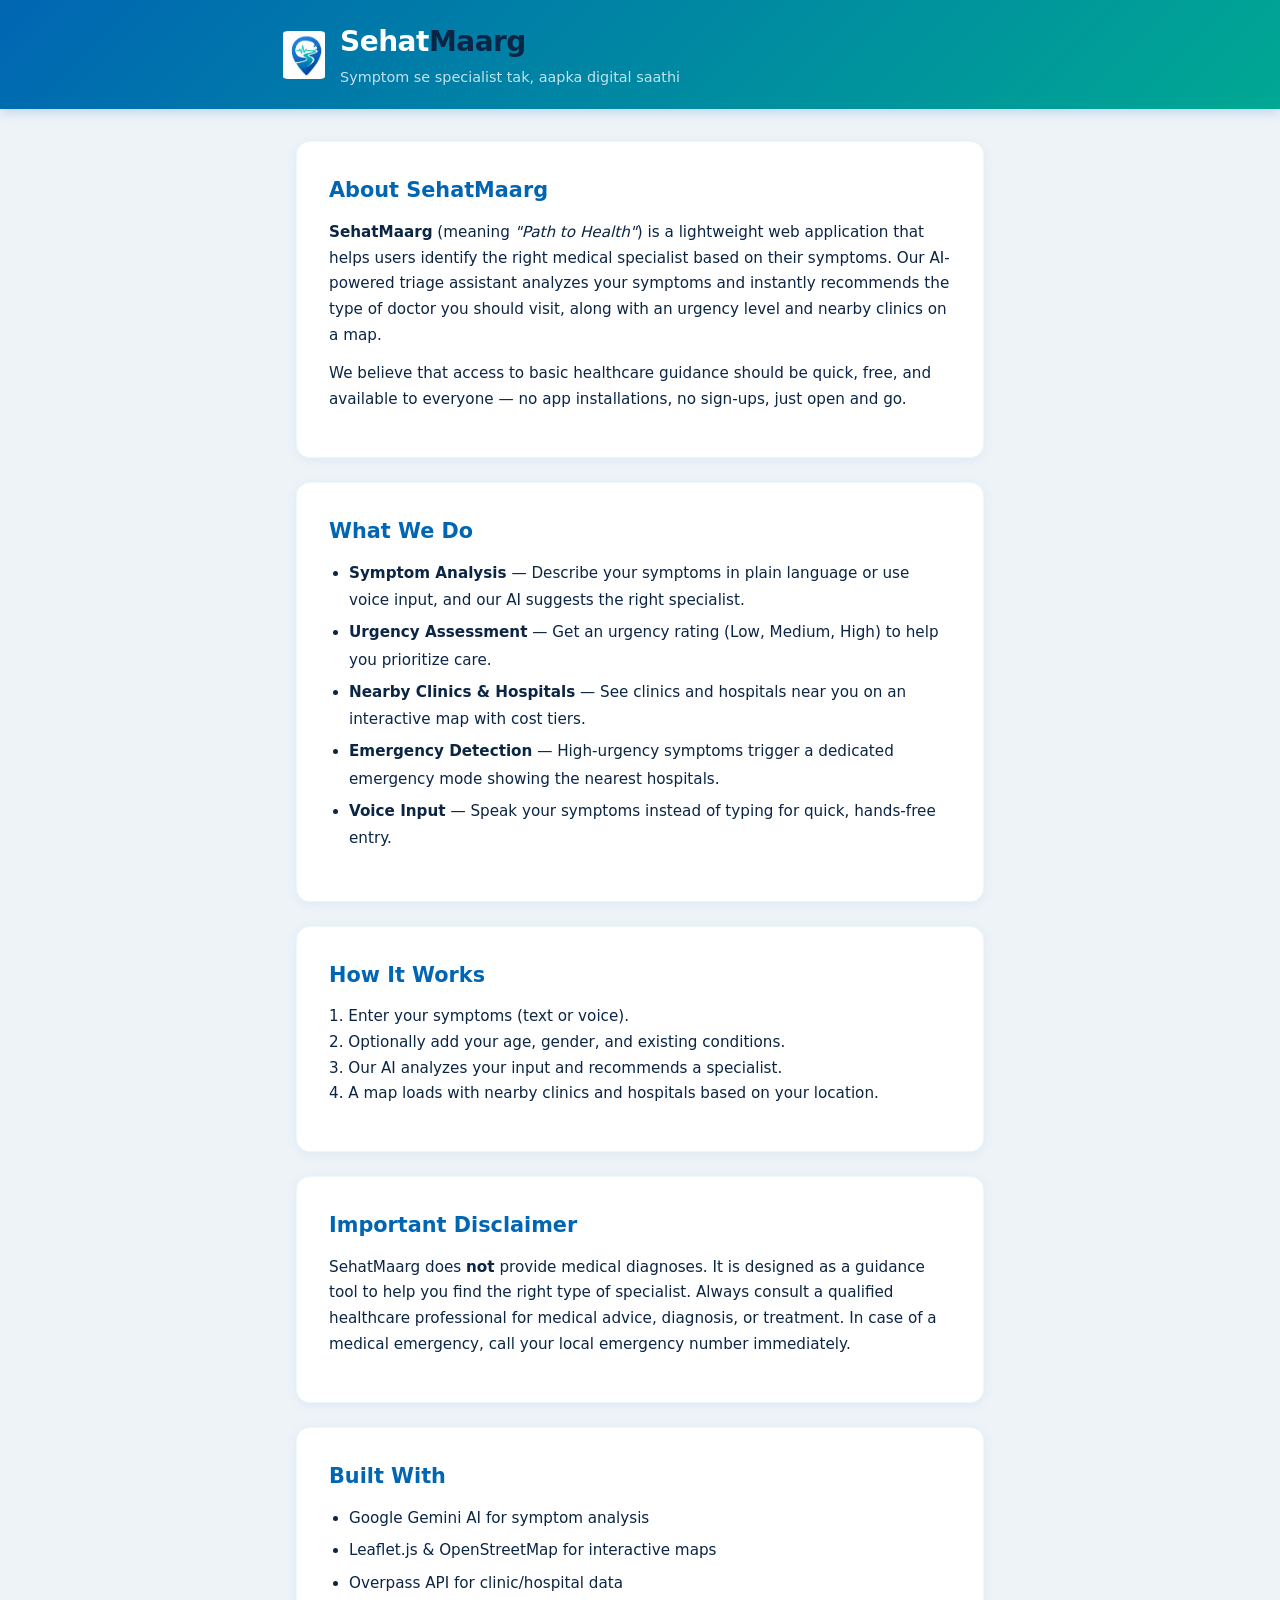
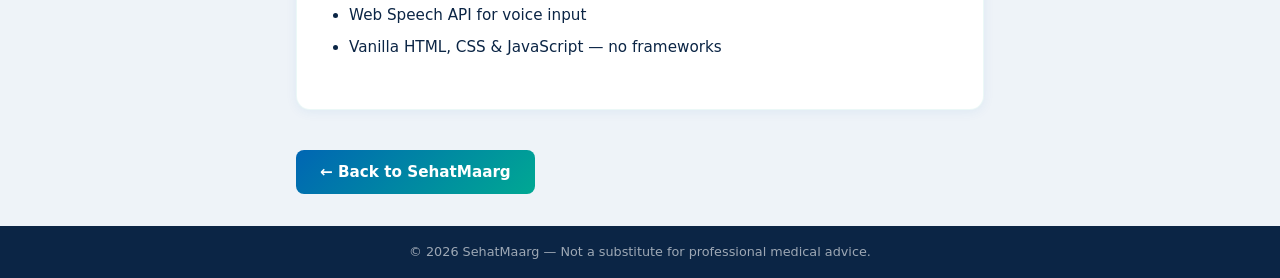
<file: about.html>
<!DOCTYPE html>
<html lang="en">
<head>
  <meta charset="UTF-8" />
  <meta name="viewport" content="width=device-width, initial-scale=1.0" />
  <title>About — SehatMaarg</title>
  <link rel="stylesheet" href="style.css" />
  <style>
    .about-page {
      max-width: 720px;
      width: 100%;
      margin: 2rem auto;
      padding: 0 1rem;
      flex: 1;
    }

    .about-card {
      background: #fff;
      border-radius: 14px;
      box-shadow: 0 2px 12px rgba(0, 102, 179, 0.07);
      border: 1px solid rgba(0, 168, 147, 0.08);
      padding: 2rem;
      margin-bottom: 1.5rem;
    }

    .about-card h2 {
      color: #0066B3;
      font-size: 1.3rem;
      margin-bottom: 0.75rem;
    }

    .about-card p {
      margin-bottom: 0.75rem;
      font-size: 0.95rem;
      line-height: 1.7;
    }

    .about-card ul {
      margin: 0.5rem 0 1rem 1.25rem;
      font-size: 0.95rem;
      line-height: 1.8;
    }

    .about-card ul li {
      margin-bottom: 0.3rem;
    }

    .back-link {
      display: inline-block;
      margin-top: 1rem;
      padding: 0.6rem 1.5rem;
      background: linear-gradient(135deg, #0066B3, #00A893);
      color: #fff;
      text-decoration: none;
      border-radius: 8px;
      font-weight: 600;
      font-size: 0.95rem;
      transition: opacity 0.2s;
    }

    .back-link:hover {
      opacity: 0.9;
    }

    .team-grid {
      display: flex;
      gap: 1.5rem;
      flex-wrap: wrap;
      margin-top: 0.75rem;
    }

    .team-member {
      flex: 1;
      min-width: 200px;
      text-align: center;
      padding: 1rem;
      background: #f7fafa;
      border-radius: 10px;
      border: 1px solid rgba(0, 168, 147, 0.1);
    }

    .team-member .avatar {
      width: 64px;
      height: 64px;
      border-radius: 50%;
      background: linear-gradient(135deg, #0066B3, #00A893);
      color: #fff;
      font-size: 1.5rem;
      font-weight: 700;
      display: flex;
      align-items: center;
      justify-content: center;
      margin: 0 auto 0.5rem;
    }

    .team-member h4 {
      color: #0B2545;
      font-size: 0.95rem;
    }

    .team-member p {
      color: #6b7c93;
      font-size: 0.82rem;
      margin: 0;
    }
  </style>
</head>
<body>
  <header>
    <div class="header-inner">
      <div class="header-title">
        <img src="logo.png" alt="SehatMaarg" class="logo" />
        <div>
          <h1><span class="brand-sehat">Sehat</span><span class="brand-maarg">Maarg</span></h1>
          <p class="subtitle">Symptom se specialist tak, aapka digital saathi</p>
        </div>
      </div>
    </div>
  </header>

  <div class="about-page">
    <div class="about-card">
      <h2>About SehatMaarg</h2>
      <p>
        <strong>SehatMaarg</strong> (meaning <em>"Path to Health"</em>) is a lightweight web application
        that helps users identify the right medical specialist based on their symptoms. Our AI-powered
        triage assistant analyzes your symptoms and instantly recommends the type of doctor you should
        visit, along with an urgency level and nearby clinics on a map.
      </p>
      <p>
        We believe that access to basic healthcare guidance should be quick, free, and available to everyone —
        no app installations, no sign-ups, just open and go.
      </p>
    </div>

    <div class="about-card">
      <h2>What We Do</h2>
      <ul>
        <li><strong>Symptom Analysis</strong> — Describe your symptoms in plain language or use voice input, and our AI suggests the right specialist.</li>
        <li><strong>Urgency Assessment</strong> — Get an urgency rating (Low, Medium, High) to help you prioritize care.</li>
        <li><strong>Nearby Clinics &amp; Hospitals</strong> — See clinics and hospitals near you on an interactive map with cost tiers.</li>
        <li><strong>Emergency Detection</strong> — High-urgency symptoms trigger a dedicated emergency mode showing the nearest hospitals.</li>
        <li><strong>Voice Input</strong> — Speak your symptoms instead of typing for quick, hands-free entry.</li>
      </ul>
    </div>

    <div class="about-card">
      <h2>How It Works</h2>
      <p>
        1. Enter your symptoms (text or voice).<br />
        2. Optionally add your age, gender, and existing conditions.<br />
        3. Our AI analyzes your input and recommends a specialist.<br />
        4. A map loads with nearby clinics and hospitals based on your location.
      </p>
    </div>

    <div class="about-card">
      <h2>Important Disclaimer</h2>
      <p>
        SehatMaarg does <strong>not</strong> provide medical diagnoses. It is designed as a guidance
        tool to help you find the right type of specialist. Always consult a qualified healthcare
        professional for medical advice, diagnosis, or treatment. In case of a medical emergency,
        call your local emergency number immediately.
      </p>
    </div>

    <div class="about-card">
      <h2>Built With</h2>
      <ul>
        <li>Google Gemini AI for symptom analysis</li>
        <li>Leaflet.js &amp; OpenStreetMap for interactive maps</li>
        <li>Overpass API for clinic/hospital data</li>
        <li>Web Speech API for voice input</li>
        <li>Vanilla HTML, CSS &amp; JavaScript — no frameworks</li>
      </ul>
    </div>

    <a href="index.html" class="back-link">&larr; Back to SehatMaarg</a>
  </div>

  <footer>
    <p>&copy; 2026 SehatMaarg &mdash; Not a substitute for professional medical advice.</p>
  </footer>
</body>
</html>
</file>
<file: style.css>
/* ===== Reset & Base ===== */
*,
*::before,
*::after {
  box-sizing: border-box;
  margin: 0;
  padding: 0;
}

body {
  font-family: "Segoe UI", system-ui, -apple-system, sans-serif;
  background: #eef3f8;
  color: #0B2545;
  line-height: 1.6;
  min-height: 100vh;
  display: flex;
  flex-direction: column;
}

/* ===== Header ===== */
header {
  background: linear-gradient(135deg, #0066B3, #00A893);
  color: #fff;
  padding: 1.25rem 1rem;
  box-shadow: 0 2px 12px rgba(0, 102, 179, 0.25);
}

.header-inner {
  max-width: 720px;
  margin: 0 auto;
  display: flex;
  justify-content: space-between;
  align-items: center;
  gap: 1rem;
}

.header-title {
  display: flex;
  align-items: center;
  gap: 0.75rem;
}

.logo {
  width: 48px;
  height: 48px;
  object-fit: contain;
  border-radius: 8px;
}

header h1 {
  font-size: 1.75rem;
  font-weight: 700;
  letter-spacing: -0.5px;
}

.brand-sehat {
  color: #fff;
}

.brand-maarg {
  color: #0B2545;
}

.subtitle {
  font-size: 0.9rem;
  opacity: 0.9;
  margin-top: 0.1rem;
  color: rgba(255, 255, 255, 0.85);
}

/* ===== Main ===== */
main {
  max-width: 720px;
  width: 100%;
  margin: 1.5rem auto;
  padding: 0 1rem;
  flex: 1;
}

/* ===== Cards ===== */
.card {
  background: #fff;
  border-radius: 14px;
  box-shadow: 0 2px 12px rgba(0, 102, 179, 0.07);
  padding: 1.5rem;
  margin-bottom: 1.25rem;
  border: 1px solid rgba(0, 168, 147, 0.08);
}

.card h2 {
  font-size: 1.2rem;
  margin-bottom: 1rem;
  color: #0066B3;
}

/* ===== Form ===== */
label {
  display: block;
  font-weight: 600;
  margin-bottom: 0.3rem;
  font-size: 0.9rem;
}

.required {
  color: #e63946;
}

textarea,
input[type="text"],
input[type="number"],
select {
  width: 100%;
  padding: 0.6rem 0.75rem;
  border: 1.5px solid #ccd5e0;
  border-radius: 8px;
  font-size: 0.95rem;
  font-family: inherit;
  transition: border-color 0.2s;
}

textarea:focus,
select:focus,
input:focus {
  outline: none;
  border-color: #00A893;
  box-shadow: 0 0 0 3px rgba(0, 168, 147, 0.12);
}

.optional-fields {
  display: flex;
  gap: 1rem;
  margin-top: 0.75rem;
}

/* ===== Voice Input ===== */
.input-with-mic {
  display: flex;
  gap: 0.5rem;
  align-items: flex-start;
}

.input-with-mic textarea {
  flex: 1;
}

#mic-btn {
  width: 44px;
  height: 44px;
  border: 1.5px solid #ccd5e0;
  border-radius: 50%;
  background: #fff;
  font-size: 1.2rem;
  cursor: pointer;
  transition: all 0.2s;
  flex-shrink: 0;
  display: flex;
  align-items: center;
  justify-content: center;
}

#mic-btn:hover {
  border-color: #00A893;
  background: #e6f7f4;
}

#mic-btn.recording {
  background: #f8d7da;
  border-color: #e63946;
  animation: pulse 1s ease-in-out infinite;
}

@keyframes pulse {
  0%, 100% { transform: scale(1); }
  50% { transform: scale(1.1); }
}

.mic-status {
  font-size: 0.85rem;
  color: #00A893;
  margin-top: 0.3rem;
  font-style: italic;
}

.field-group {
  flex: 1;
}

button#submit-btn {
  display: block;
  width: 100%;
  margin-top: 1.25rem;
  padding: 0.75rem;
  background: linear-gradient(135deg, #0066B3, #00A893);
  color: #fff;
  font-size: 1rem;
  font-weight: 600;
  border: none;
  border-radius: 8px;
  cursor: pointer;
  transition: opacity 0.2s, transform 0.1s;
}

button#submit-btn:hover {
  opacity: 0.9;
  transform: translateY(-1px);
}

button#submit-btn:disabled {
  background: linear-gradient(135deg, #7fb8d9, #80d4c8);
  cursor: not-allowed;
  transform: none;
}

/* ===== Loading ===== */
#loading {
  text-align: center;
}

.spinner {
  width: 40px;
  height: 40px;
  margin: 0 auto 0.75rem;
  border: 4px solid #ccd5e0;
  border-top-color: #00A893;
  border-radius: 50%;
  animation: spin 0.8s linear infinite;
}

@keyframes spin {
  to {
    transform: rotate(360deg);
  }
}

/* ===== Results ===== */
.result-row {
  display: flex;
  align-items: baseline;
  gap: 0.5rem;
  margin-bottom: 0.5rem;
}

.result-row .label {
  font-weight: 600;
  min-width: 100px;
  font-size: 0.95rem;
}

.result-row .value {
  font-size: 0.95rem;
}

.result-row.explanation {
  flex-direction: column;
  gap: 0.2rem;
}

/* Urgency badges */
.badge {
  display: inline-block;
  padding: 0.15rem 0.65rem;
  border-radius: 20px;
  font-weight: 600;
  font-size: 0.85rem;
  text-transform: uppercase;
}

.badge.low {
  background: #d8f5e8;
  color: #0a7a3d;
}

.badge.medium {
  background: #fff3cd;
  color: #856404;
}

.badge.high {
  background: #f8d7da;
  color: #842029;
}

/* Disclaimer */
.disclaimer {
  margin-top: 1rem;
  padding: 0.75rem;
  background: #fff9e6;
  border-left: 4px solid #ffc107;
  border-radius: 4px;
  font-size: 0.85rem;
  color: #5a4e00;
}

/* ===== Location Search ===== */
.location-bar {
  display: flex;
  gap: 0.5rem;
  margin-bottom: 0.75rem;
}

.location-bar input {
  flex: 1;
  padding: 0.5rem 0.75rem;
  border: 1.5px solid #ccd5e0;
  border-radius: 8px;
  font-size: 0.9rem;
  font-family: inherit;
}

.location-bar input:focus {
  outline: none;
  border-color: #00A893;
  box-shadow: 0 0 0 3px rgba(0, 168, 147, 0.12);
}

.location-bar button {
  padding: 0.5rem 1rem;
  background: #0066B3;
  color: #fff;
  border: none;
  border-radius: 8px;
  font-weight: 600;
  cursor: pointer;
  white-space: nowrap;
  transition: opacity 0.2s;
}

.location-bar button:hover {
  opacity: 0.85;
}

/* ===== Map ===== */
#map {
  width: 100%;
  height: 400px;
  border-radius: 8px;
  border: 1px solid #ccd5e0;
}

.legend {
  display: flex;
  gap: 1rem;
  margin-bottom: 0.75rem;
  font-size: 0.85rem;
  flex-wrap: wrap;
}

.legend-item.budget {
  color: #2d9e2d;
}

.legend-item.moderate {
  color: #d4a017;
}

.legend-item.premium {
  color: #c0392b;
}

/* ===== Error ===== */
.error-text {
  color: #842029;
  background: #f8d7da;
  padding: 0.75rem;
  border-radius: 8px;
  font-size: 0.9rem;
}

/* ===== Emergency Warning ===== */
.emergency-card {
  background: #fff5f5;
  border: 2px solid #e63946;
  animation: emergencyPulse 2s ease-in-out 3;
}

.emergency-card h2 {
  color: #c0392b;
  font-size: 1.3rem;
}

.emergency-text {
  font-size: 1rem;
  margin-bottom: 0.75rem;
  color: #842029;
}

.emergency-advice {
  margin: 0.5rem 0 1rem 1.25rem;
  font-size: 0.95rem;
  color: #1a1a2e;
}

.emergency-advice li {
  margin-bottom: 0.4rem;
}

#show-hospitals-btn {
  display: block;
  width: 100%;
  padding: 0.75rem;
  background: #e63946;
  color: #fff;
  font-size: 1rem;
  font-weight: 700;
  border: none;
  border-radius: 8px;
  cursor: pointer;
  transition: background 0.2s;
  margin-bottom: 0.75rem;
}

#show-hospitals-btn:hover {
  background: #c0392b;
}

#show-hospitals-btn:disabled {
  background: #e8999f;
  cursor: not-allowed;
}

@keyframes emergencyPulse {
  0%, 100% { box-shadow: 0 2px 8px rgba(0,0,0,0.08); }
  50% { box-shadow: 0 0 20px rgba(230,57,70,0.4); }
}

/* ===== Footer ===== */
footer {
  text-align: center;
  padding: 1rem;
  font-size: 0.8rem;
  background: #0B2545;
  color: rgba(255, 255, 255, 0.6);
}

.about-link {
  display: inline-block;
  margin-top: 0.5rem;
  color: #00A893;
  text-decoration: none;
  font-size: 0.85rem;
  font-weight: 600;
  transition: color 0.2s;
}

.about-link:hover {
  color: #fff;
}

/* ===== Utility ===== */
.hidden {
  display: none !important;
}

/* ===== Auth Header ===== */
#auth-area {
  flex-shrink: 0;
}

.auth-btn {
  padding: 0.45rem 1rem;
  background: rgba(255, 255, 255, 0.2);
  color: #fff;
  border: 1.5px solid rgba(255, 255, 255, 0.5);
  border-radius: 8px;
  font-size: 0.85rem;
  font-weight: 600;
  cursor: pointer;
  transition: background 0.2s;
}

.auth-btn:hover {
  background: rgba(255, 255, 255, 0.35);
}

.auth-btn.small {
  padding: 0.3rem 0.7rem;
  font-size: 0.8rem;
}

#user-info {
  display: flex;
  align-items: center;
  gap: 0.5rem;
}

#user-email {
  font-size: 0.8rem;
  opacity: 0.9;
  max-width: 140px;
  overflow: hidden;
  text-overflow: ellipsis;
  white-space: nowrap;
}

/* ===== Modal ===== */
.modal-overlay {
  position: fixed;
  inset: 0;
  background: rgba(11, 37, 69, 0.6);
  display: flex;
  align-items: center;
  justify-content: center;
  z-index: 9999;
  padding: 1rem;
}

.modal {
  background: #fff;
  border-radius: 14px;
  padding: 1.75rem;
  width: 100%;
  max-width: 400px;
  position: relative;
  box-shadow: 0 8px 32px rgba(0, 0, 0, 0.2);
}

.modal h2 {
  font-size: 1.2rem;
  color: #0066B3;
  margin-bottom: 1rem;
}

.modal-desc {
  font-size: 0.85rem;
  color: #555;
  margin-bottom: 1rem;
}

.modal-close {
  position: absolute;
  top: 0.75rem;
  right: 0.75rem;
  background: none;
  border: none;
  font-size: 1.5rem;
  cursor: pointer;
  color: #888;
  line-height: 1;
}

.modal-close:hover {
  color: #333;
}

.modal label {
  margin-top: 0.75rem;
}

.modal input {
  width: 100%;
  padding: 0.6rem 0.75rem;
  border: 1.5px solid #ccd5e0;
  border-radius: 8px;
  font-size: 0.95rem;
  font-family: inherit;
  margin-top: 0.25rem;
  transition: border-color 0.2s;
}

.modal input:focus {
  outline: none;
  border-color: #00A893;
  box-shadow: 0 0 0 3px rgba(0, 168, 147, 0.12);
}

.modal button[type="submit"] {
  display: block;
  width: 100%;
  margin-top: 1.25rem;
  padding: 0.7rem;
  background: linear-gradient(135deg, #0066B3, #00A893);
  color: #fff;
  font-size: 0.95rem;
  font-weight: 600;
  border: none;
  border-radius: 8px;
  cursor: pointer;
  transition: opacity 0.2s;
}

.modal button[type="submit"]:hover {
  opacity: 0.9;
}

.auth-error {
  color: #842029;
  background: #f8d7da;
  padding: 0.5rem 0.75rem;
  border-radius: 6px;
  font-size: 0.85rem;
  margin-top: 0.75rem;
}

.auth-success {
  color: #0a5c36;
  background: #d1f5e0;
  padding: 0.5rem 0.75rem;
  border-radius: 6px;
  font-size: 0.85rem;
  margin-top: 0.75rem;
}

.auth-toggle {
  margin-top: 1rem;
  text-align: center;
  font-size: 0.85rem;
  color: #555;
}

.auth-toggle span {
  cursor: pointer;
  display: block;
  margin-top: 0.3rem;
}

.auth-toggle strong {
  color: #0066B3;
}

.forgot-link {
  color: #00A893 !important;
  font-size: 0.8rem !important;
}

/* ===== Emergency Notify ===== */
#emergency-notify {
  margin-top: 1rem;
  padding: 1rem;
  background: #fff0f0;
  border: 1.5px solid #e63946;
  border-radius: 10px;
}

#emergency-notify h3 {
  color: #c0392b;
  font-size: 1rem;
  margin-bottom: 0.4rem;
}

.notify-text {
  font-size: 0.9rem;
  color: #555;
  margin-bottom: 0.75rem;
}

.notify-contact {
  display: flex;
  gap: 0.5rem;
  margin-bottom: 0.5rem;
  align-items: center;
  flex-wrap: wrap;
}

.notify-contact span {
  font-weight: 600;
  font-size: 0.9rem;
  min-width: 110px;
}

.notify-btn {
  padding: 0.4rem 0.9rem;
  font-size: 0.85rem;
  font-weight: 600;
  border: none;
  border-radius: 6px;
  cursor: pointer;
  transition: opacity 0.2s;
  text-decoration: none;
  display: inline-block;
}

.notify-btn:hover {
  opacity: 0.85;
}

.notify-btn.call {
  background: #27ae60;
  color: #fff;
}

.notify-btn.sms {
  background: #0066B3;
  color: #fff;
}

/* ===== Responsive ===== */
@media (max-width: 500px) {
  .optional-fields {
    flex-direction: column;
    gap: 0.5rem;
  }

  header h1 {
    font-size: 1.35rem;
  }

  #map {
    height: 300px;
  }

  .header-inner {
    flex-direction: column;
    text-align: center;
  }

  .header-title {
    text-align: center;
  }

  #user-email {
    max-width: 100px;
  }
}
</file>
